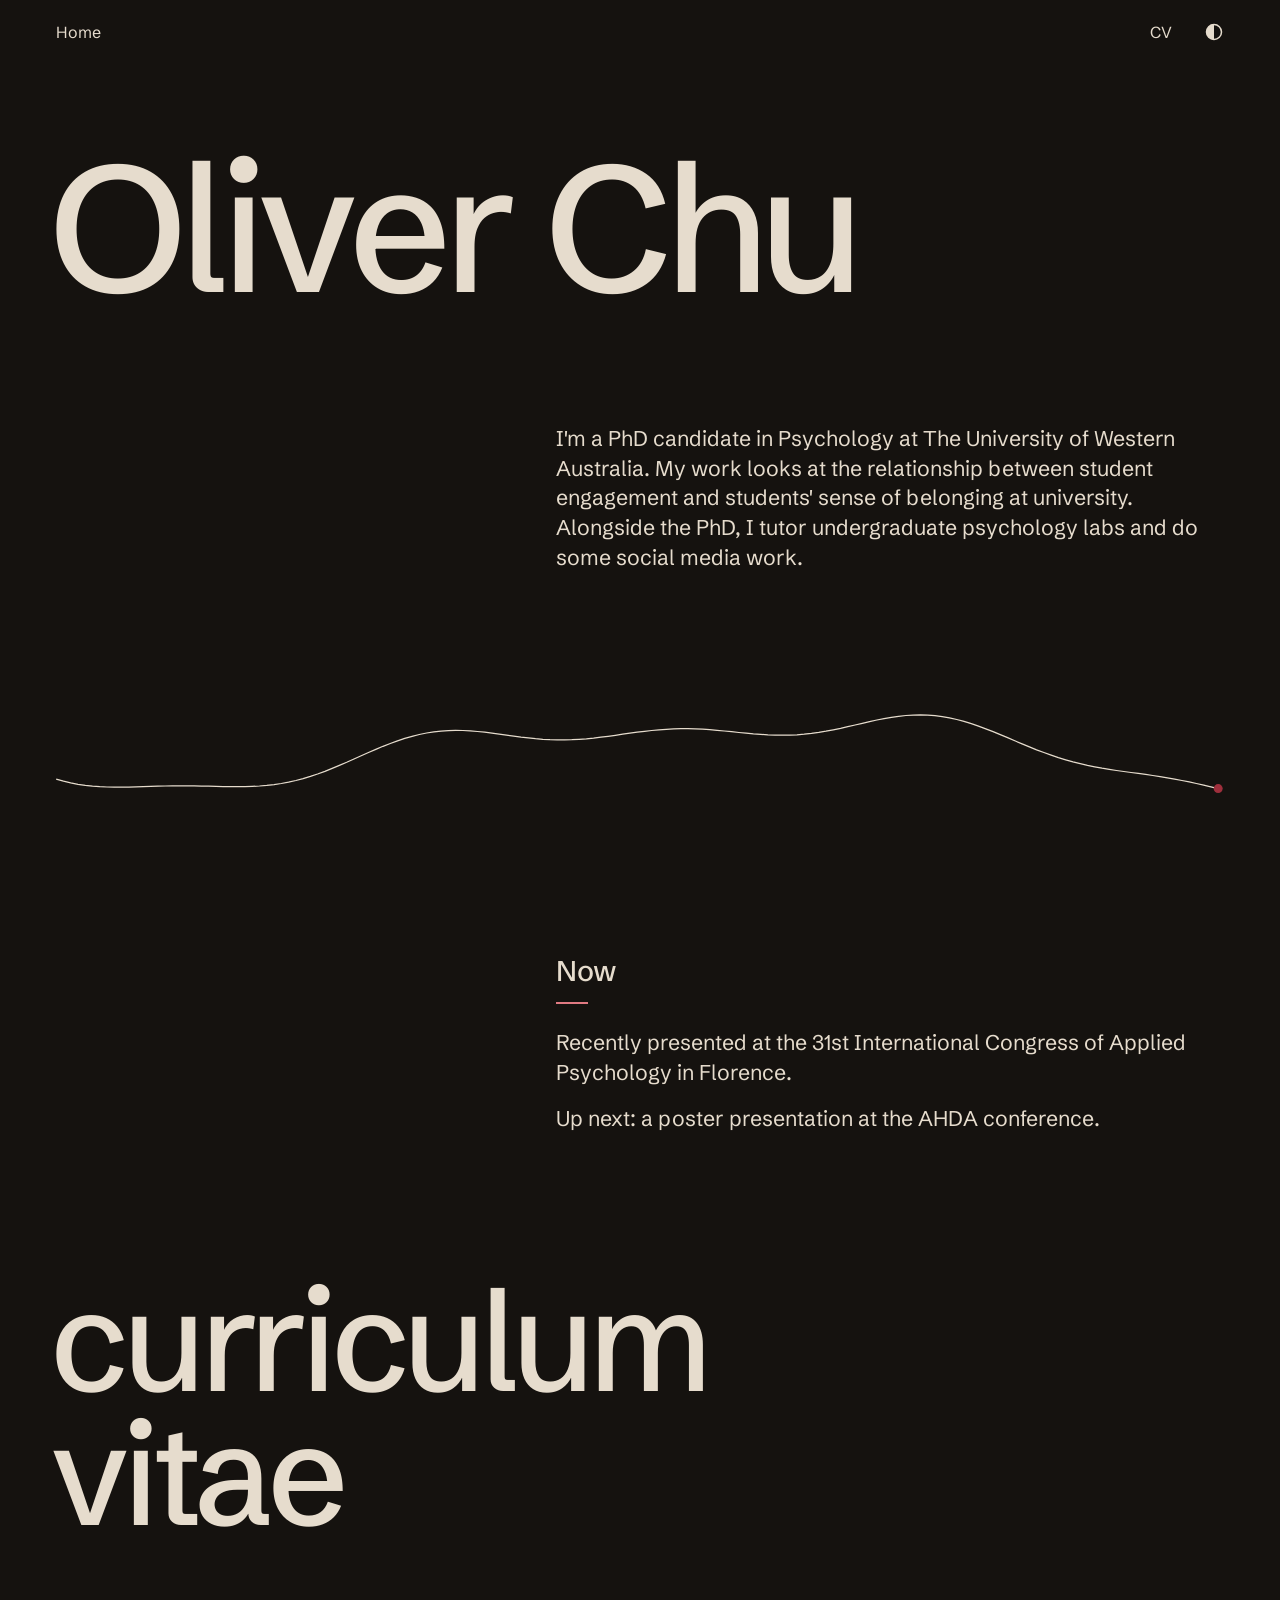
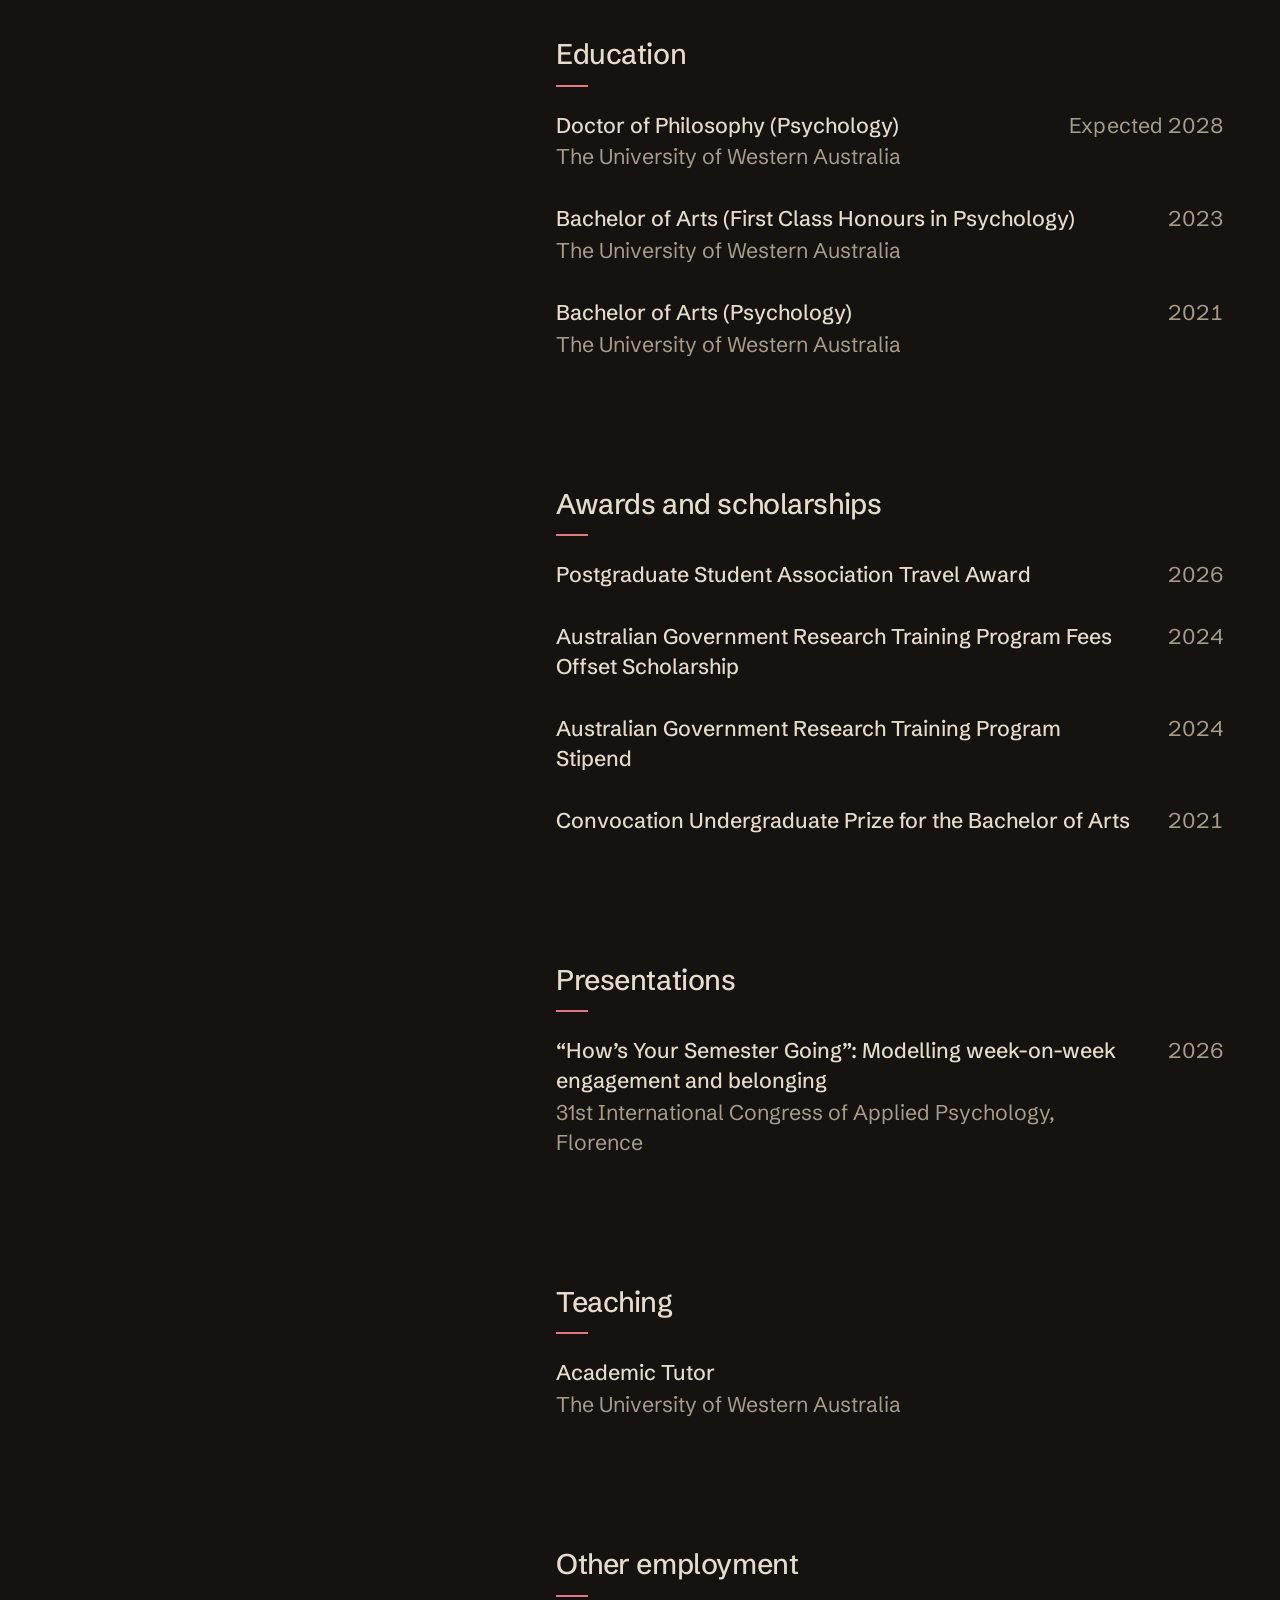
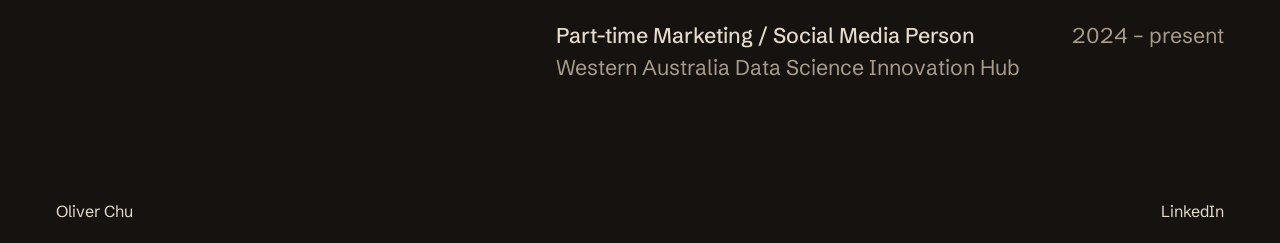
<file: index.html>
<!doctype html>
<html lang="en">
<head>
<meta charset="utf-8">
<meta name="viewport" content="width=device-width, initial-scale=1">
<title>Oliver Chu</title>
<meta name="description" content="Oliver Chu, PhD candidate in psychology at The University of Western Australia, studying how what students do shapes whether they feel they belong.">
<meta property="og:title" content="Oliver Chu">
<meta property="og:description" content="PhD candidate in psychology at The University of Western Australia, researching student engagement and university belonging.">
<meta property="og:type" content="website">
<link rel="icon" href="assets/img/favicon.svg" type="image/svg+xml">
<link rel="preload" href="assets/fonts/schibsted-grotesk-latin-500-normal.woff2" as="font" type="font/woff2" crossorigin>
<link rel="stylesheet" href="assets/css/style.css?v=20261107b">
<script>document.documentElement.classList.add("js")</script>
<!-- Starts in dark mode; a choice made with the header toggle lasts for the rest of the visit -->
<script>var t;try{t=sessionStorage.getItem("theme")}catch(e){}document.documentElement.dataset.theme=t==="light"?"light":"dark"</script>
</head>
<body class="home" id="top">

<header class="site-header">
<a class="site-home" href="index.html" aria-current="page">Home</a>
<nav class="site-nav" aria-label="Main">
<a href="#cv">CV</a>
<button class="theme-toggle" type="button" aria-label="Dark mode" aria-pressed="false" hidden><svg viewBox="0 0 20 20" aria-hidden="true"><circle cx="10" cy="10" r="7.5" fill="none" stroke="currentColor" stroke-width="1.5"/><path d="M10 2.5a7.5 7.5 0 0 1 0 15z" fill="currentColor"/></svg></button>
</nav>
</header>

<main>

<section class="hero">
<h1 class="display">Oliver Chu</h1>
<div class="row">
<div class="col-label"></div>
<div class="col-text lead">
<p>I'm a PhD candidate in Psychology at The University of Western Australia. My work looks at the relationship between student engagement and students' sense of belonging at university. Alongside the PhD, I tutor undergraduate psychology labs and do some social media work.</p>
</div>
<div class="col-space"></div>
</div>
</section>

<section class="section" aria-labelledby="now">
<div class="row">
<h2 class="label col-label" id="now">Now</h2>
<div class="col-text">
<p>Recently presented at the 31st International Congress of Applied Psychology in Florence.</p>
<p>Up next: a poster presentation at the AHDA conference.</p>
</div>
<div class="col-space"></div>
</div>
</section>


<section class="cv-head reveal" id="cv" aria-label="Curriculum vitae">
<h2 class="display display--page">curriculum<br>vitae</h2>
</section>

<section class="section section--tight reveal">
<div class="row">
<h2 class="label col-label">Education</h2>
<ol class="entries col-text" style="flex-grow: 4; max-width: none;">
<li class="entry">
<span class="entry-when">Expected 2028</span>
<div class="entry-body">
<span class="entry-what">Doctor of Philosophy (Psychology)</span>
<span class="entry-where">The University of Western Australia</span>
</div>
</li>
<li class="entry">
<span class="entry-when">2023</span>
<div class="entry-body">
<span class="entry-what">Bachelor of Arts (First Class Honours in Psychology)</span>
<span class="entry-where">The University of Western Australia</span>
</div>
</li>
<li class="entry">
<span class="entry-when">2021</span>
<div class="entry-body">
<span class="entry-what">Bachelor of Arts (Psychology)</span>
<span class="entry-where">The University of Western Australia</span>
</div>
</li>
</ol>
<div class="col-space" style="flex-grow: 1;"></div>
</div>
</section>

<section class="section section--tight reveal">
<div class="row">
<h2 class="label col-label">Awards and scholarships</h2>
<ol class="entries col-text" style="flex-grow: 4; max-width: none;">
<li class="entry">
<span class="entry-when">2026</span>
<div class="entry-body"><span class="entry-what">Postgraduate Student Association Travel Award</span></div>
</li>
<li class="entry">
<span class="entry-when">2024</span>
<div class="entry-body"><span class="entry-what">Australian Government Research Training Program Fees Offset Scholarship</span></div>
</li>
<li class="entry">
<span class="entry-when">2024</span>
<div class="entry-body"><span class="entry-what">Australian Government Research Training Program Stipend</span></div>
</li>
<li class="entry">
<span class="entry-when">2021</span>
<div class="entry-body"><span class="entry-what">Convocation Undergraduate Prize for the Bachelor of Arts</span></div>
</li>
</ol>
<div class="col-space" style="flex-grow: 1;"></div>
</div>
</section>

<section class="section section--tight reveal">
<div class="row">
<h2 class="label col-label">Presentations</h2>
<ol class="entries col-text" style="flex-grow: 4; max-width: none;">
<li class="entry">
<span class="entry-when">2026</span>
<div class="entry-body">
<span class="entry-what">“How’s Your Semester Going”: Modelling week-on-week engagement and belonging</span>
<span class="entry-where">31st International Congress of Applied Psychology, Florence</span>
</div>
</li>
</ol>
<div class="col-space" style="flex-grow: 1;"></div>
</div>
</section>

<section class="section section--tight reveal">
<div class="row">
<h2 class="label col-label">Teaching</h2>
<ol class="entries col-text" style="flex-grow: 4; max-width: none;">
<li class="entry">
<span class="entry-when"></span>
<div class="entry-body">
<span class="entry-what">Academic Tutor</span>
<span class="entry-where">The University of Western Australia</span>
</div>
</li>
</ol>
<div class="col-space" style="flex-grow: 1;"></div>
</div>
</section>

<section class="section section--tight reveal">
<div class="row">
<h2 class="label col-label">Other employment</h2>
<ol class="entries col-text" style="flex-grow: 4; max-width: none;">
<li class="entry">
<span class="entry-when">2024 – present</span>
<div class="entry-body">
<span class="entry-what">Part-time Marketing / Social Media Person</span>
<span class="entry-where">Western Australia Data Science Innovation Hub</span>
</div>
</li>
</ol>
<div class="col-space" style="flex-grow: 1;"></div>
</div>
</section>


</main>

<footer class="site-footer">
<a class="footer-name" href="#top" aria-label="Oliver Chu, back to top">Oliver Chu</a>
<nav class="footer-links" aria-label="Contact">
<a class="footer-email" href="https://www.linkedin.com/in/oliver-chu-8070741a5/" rel="me">LinkedIn</a>
</nav>
<!-- Add your links when ready, e.g. <a href="https://scholar.google.com/...">Google Scholar</a> · <a href="https://orcid.org/...">ORCID</a> -->
</footer>

<script>
(function () {
  var items = document.querySelectorAll(".reveal");
  if (!("IntersectionObserver" in window)) { items.forEach(function (el) { el.classList.add("is-in"); }); return; }
  var io = new IntersectionObserver(function (entries) {
    entries.forEach(function (e) { if (e.isIntersecting) { e.target.classList.add("is-in"); io.unobserve(e.target); } });
  }, { rootMargin: "0px 0px -12% 0px", threshold: 0.08 });
  items.forEach(function (el) { io.observe(el); });
})();
</script>
<script src="assets/js/theme.js?v=20261109" defer></script>
<script src="assets/js/line.js?v=20261107b" defer></script>
<script src="assets/js/dash.js?v=20261107" defer></script>
<script src="assets/js/cursor.js?v=20261107" defer></script>
</body>
</html>
</file>
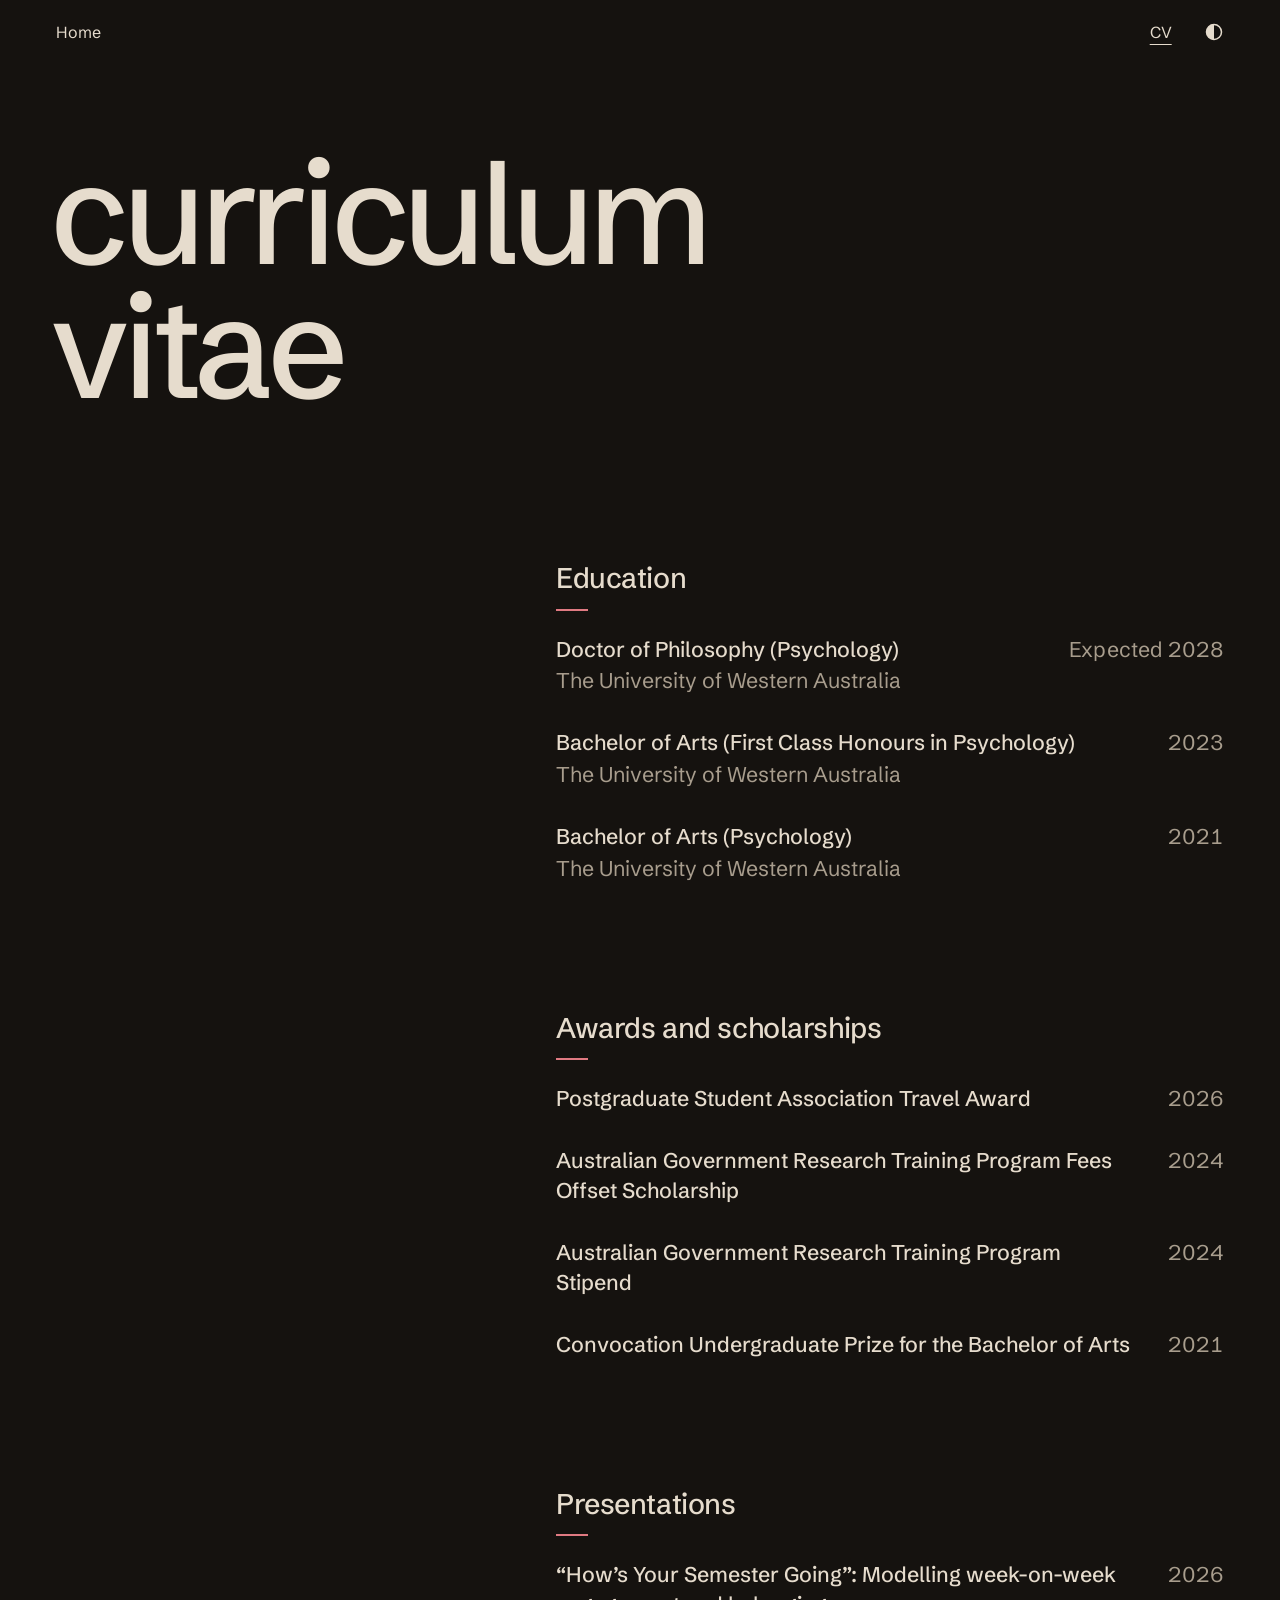
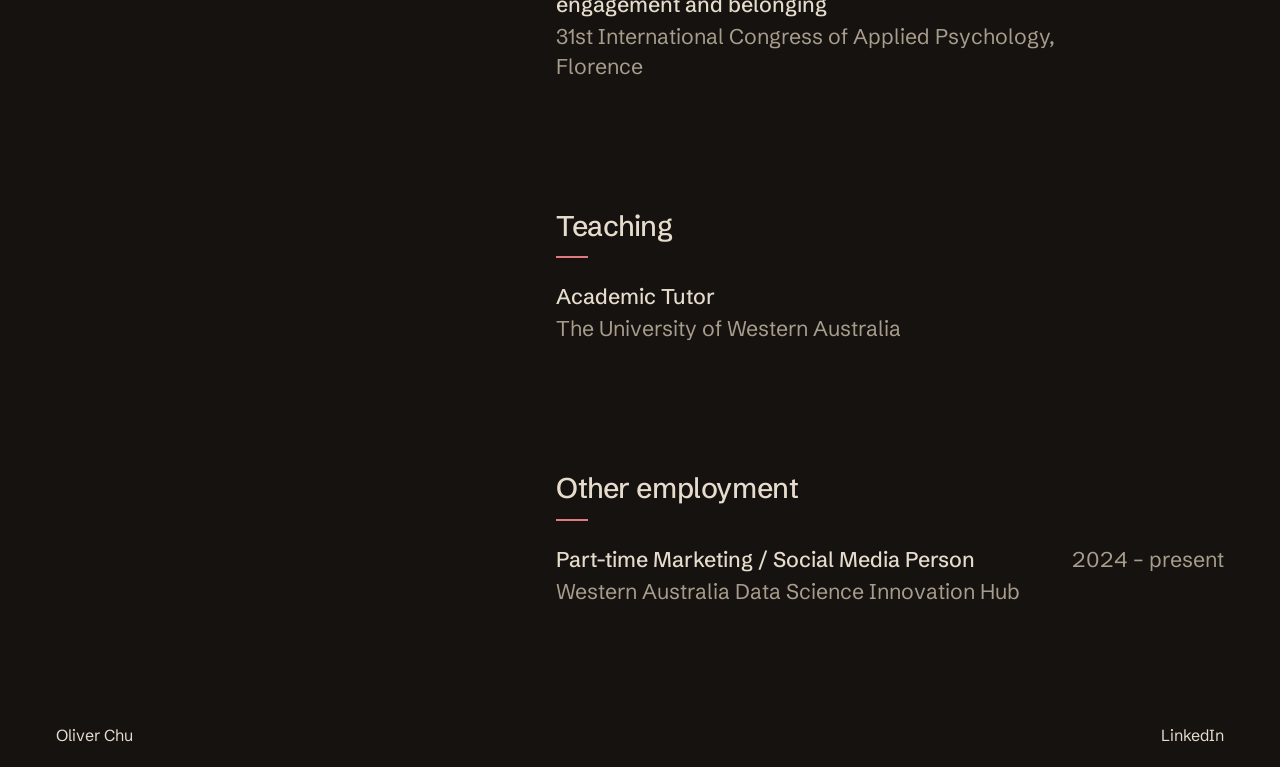
<file: cv.html>
<!doctype html>
<html lang="en">
<head>
<meta charset="utf-8">
<meta name="viewport" content="width=device-width, initial-scale=1">
<title>CV — Oliver Chu</title>
<meta name="description" content="Curriculum vitae of Oliver Chu, PhD candidate in psychology at The University of Western Australia.">
<link rel="icon" href="assets/img/favicon.svg" type="image/svg+xml">
<link rel="preload" href="assets/fonts/schibsted-grotesk-latin-500-normal.woff2" as="font" type="font/woff2" crossorigin>
<link rel="stylesheet" href="assets/css/style.css?v=20261107b">
<script>document.documentElement.classList.add("js")</script>
<!-- Starts in dark mode; a choice made with the header toggle lasts for the rest of the visit -->
<script>var t;try{t=sessionStorage.getItem("theme")}catch(e){}document.documentElement.dataset.theme=t==="light"?"light":"dark"</script>
</head>
<body>

<header class="site-header">
<a class="site-home" href="index.html">Home</a>
<nav class="site-nav" aria-label="Main">
<a href="cv.html" aria-current="page">CV</a>
<button class="theme-toggle" type="button" aria-label="Dark mode" aria-pressed="false" hidden><svg viewBox="0 0 20 20" aria-hidden="true"><circle cx="10" cy="10" r="7.5" fill="none" stroke="currentColor" stroke-width="1.5"/><path d="M10 2.5a7.5 7.5 0 0 1 0 15z" fill="currentColor"/></svg></button>
</nav>
</header>

<main>

<section class="hero" style="gap: 32px;">
<h1 class="display display--page">curriculum<br>vitae</h1>
</section>

<!-- To add an entry, copy one <li class="entry"> block and edit it. To add a section, copy a whole <section>. -->

<section class="section section--tight">
<div class="row">
<h2 class="label col-label">Education</h2>
<ol class="entries col-text" style="flex-grow: 4; max-width: none;">
<li class="entry">
<span class="entry-when">Expected 2028</span>
<div class="entry-body">
<span class="entry-what">Doctor of Philosophy (Psychology)</span>
<span class="entry-where">The University of Western Australia</span>
</div>
</li>
<li class="entry">
<span class="entry-when">2023</span>
<div class="entry-body">
<span class="entry-what">Bachelor of Arts (First Class Honours in Psychology)</span>
<span class="entry-where">The University of Western Australia</span>
</div>
</li>
<li class="entry">
<span class="entry-when">2021</span>
<div class="entry-body">
<span class="entry-what">Bachelor of Arts (Psychology)</span>
<span class="entry-where">The University of Western Australia</span>
</div>
</li>
</ol>
<div class="col-space" style="flex-grow: 1;"></div>
</div>
</section>

<section class="section section--tight">
<div class="row">
<h2 class="label col-label">Awards and scholarships</h2>
<ol class="entries col-text" style="flex-grow: 4; max-width: none;">
<li class="entry">
<span class="entry-when">2026</span>
<div class="entry-body"><span class="entry-what">Postgraduate Student Association Travel Award</span></div>
</li>
<li class="entry">
<span class="entry-when">2024</span>
<div class="entry-body"><span class="entry-what">Australian Government Research Training Program Fees Offset Scholarship</span></div>
</li>
<li class="entry">
<span class="entry-when">2024</span>
<div class="entry-body"><span class="entry-what">Australian Government Research Training Program Stipend</span></div>
</li>
<li class="entry">
<span class="entry-when">2021</span>
<div class="entry-body"><span class="entry-what">Convocation Undergraduate Prize for the Bachelor of Arts</span></div>
</li>
</ol>
<div class="col-space" style="flex-grow: 1;"></div>
</div>
</section>

<section class="section section--tight">
<div class="row">
<h2 class="label col-label">Presentations</h2>
<ol class="entries col-text" style="flex-grow: 4; max-width: none;">
<li class="entry">
<span class="entry-when">2026</span>
<div class="entry-body">
<span class="entry-what">“How’s Your Semester Going”: Modelling week-on-week engagement and belonging</span>
<span class="entry-where">31st International Congress of Applied Psychology, Florence</span>
</div>
</li>
</ol>
<div class="col-space" style="flex-grow: 1;"></div>
</div>
</section>

<section class="section section--tight">
<div class="row">
<h2 class="label col-label">Teaching</h2>
<ol class="entries col-text" style="flex-grow: 4; max-width: none;">
<li class="entry">
<span class="entry-when"></span>
<div class="entry-body">
<span class="entry-what">Academic Tutor</span>
<span class="entry-where">The University of Western Australia</span>
</div>
</li>
</ol>
<div class="col-space" style="flex-grow: 1;"></div>
</div>
</section>

<section class="section section--tight">
<div class="row">
<h2 class="label col-label">Other employment</h2>
<ol class="entries col-text" style="flex-grow: 4; max-width: none;">
<li class="entry">
<span class="entry-when">2024 – present</span>
<div class="entry-body">
<span class="entry-what">Part-time Marketing / Social Media Person</span>
<span class="entry-where">Western Australia Data Science Innovation Hub</span>
</div>
</li>
</ol>
<div class="col-space" style="flex-grow: 1;"></div>
</div>
</section>

</main>

<footer class="site-footer">
<a class="footer-name" href="index.html" aria-label="Oliver Chu, home">Oliver Chu</a>
<nav class="footer-links" aria-label="Contact">
<a class="footer-email" href="https://www.linkedin.com/in/oliver-chu-8070741a5/" rel="me">LinkedIn</a>
</nav>
<!-- Add your links when ready, e.g. <a href="https://scholar.google.com/...">Google Scholar</a> · <a href="https://orcid.org/...">ORCID</a> -->
</footer>

<script src="assets/js/theme.js?v=20261109" defer></script>
<script src="assets/js/dash.js?v=20261107" defer></script>
<script src="assets/js/cursor.js?v=20261107" defer></script>
</body>
</html>
</file>
<file: assets/css/style.css>
/* Oliver Chu — site styles */

@font-face { font-family: "Schibsted Grotesk"; font-weight: 400; font-style: normal; font-display: swap; src: url("../fonts/schibsted-grotesk-latin-400-normal.woff2") format("woff2"); }
@font-face { font-family: "Schibsted Grotesk"; font-weight: 500; font-style: normal; font-display: swap; src: url("../fonts/schibsted-grotesk-latin-500-normal.woff2") format("woff2"); }
@font-face { font-family: "Schibsted Grotesk"; font-weight: 600; font-style: normal; font-display: swap; src: url("../fonts/schibsted-grotesk-latin-600-normal.woff2") format("woff2"); }

:root {
  --paper: #f1ebe0;
  --ink: #1b1714;
  --muted: #5e554b;
  --line: #d5ccbd;
  --accent: #9e2f3c;
  --font: "Schibsted Grotesk", "Helvetica Neue", Helvetica, Arial, sans-serif;
  --gutter: clamp(20px, 4.4vw, 64px);

  /* Type scale: Perfect Fourth (1.333) from a 16px base.
     -1 = 12px   0 = 16px   1 = 21.33px   7 = 159.8px   8 = 213px */
  --step--1: 0.75rem;
  --step-0: 1rem;
  --step-1: 1.333rem;
  --step-2: 1.777rem;
  --step-7: 9.989rem;
  --step-8: 13.315rem;

  /* Measure: body text kept to roughly 45–75 characters per line */
  --measure: 38em;
  --measure-lead: 30em;

  /* Layout: which of the 12 columns the text starts in, on screens 1024px and wider (phones stay one column).
     --bio-start moves the bio under the name; --text-start moves the section labels and their text.
     Both run to the right margin, so a smaller number gives a wider block. */
  --bio-start: 6;
  --text-start: 6;

  --dot: #9e2f3c; /* the cursor dot stays maroon in both modes */
  color-scheme: light;
}

/* Dark mode: the Study 2 poster colours. Follows the system setting unless the reader picks one with
   the header toggle, which sets data-theme on <html>. Links turn rose, since maroon is too dim on the dark ground. */
:root[data-theme="dark"] {
  --paper: #15120f;
  --ink: #e6dccd;
  --muted: #a89d8d;
  --line: #3a332c;
  --accent: #e07a82;
  color-scheme: dark;
}
@media (prefers-color-scheme: dark) {
  :root:not([data-theme="light"]) {
    --paper: #15120f;
    --ink: #e6dccd;
    --muted: #a89d8d;
    --line: #3a332c;
    --accent: #e07a82;
    color-scheme: dark;
  }
}

*, *::before, *::after { box-sizing: border-box; }

html { -webkit-text-size-adjust: 100%; }

body {
  margin: 0;
  background: var(--paper);
  color: var(--ink);
  font-family: var(--font);
  font-size: var(--step-0);
  line-height: 1.5;
  -webkit-font-smoothing: antialiased;
}

a { color: var(--ink); text-underline-offset: 4px; }
a:hover { color: var(--accent); }
a:focus-visible { outline: 2px solid var(--accent); outline-offset: 2px; }

img { display: block; max-width: 100%; }

/* Section titles: real type on the scale, sentence case, no tracking */
.label {
  margin: 0;
  font-size: var(--step-2);
  line-height: 1.15;
  font-weight: 500;
  letter-spacing: -0.015em;
}

/* A short dash under each section title: maroon, or rose in dark mode */
.label::after { content: ""; display: block; width: 32px; height: 2px; margin-top: 14px; background: var(--accent); }
/* It draws in from the left as it reaches the screen (assets/js/dash.js). Without JavaScript it's simply there. */
.js .label::after { transform: scaleX(0); transform-origin: left; transition: transform 0.8s cubic-bezier(0.65, 0, 0.2, 1); }
.js .label.dash-in::after { transform: scaleX(1); }
@media print { .js .label::after { transform: none; } }

.meta { font-size: var(--step--1); line-height: 1.4; color: var(--muted); }
.entry-when, .poster .meta span:first-child { font-variant-numeric: tabular-nums; }

/* Header and footer */
.site-header {
  padding: 0 var(--gutter);
  display: flex;
  flex-wrap: wrap;
  justify-content: space-between;
  align-items: center;
  gap: 8px 32px;
}
.site-header a {
  display: inline-flex;
  align-items: center;
  min-height: 64px;
  text-decoration: none;
}
.site-home { font-size: var(--step-0); }
.site-nav { display: flex; gap: 0 32px; }
.site-nav a { font-size: var(--step-0); font-weight: 400; }
.site-nav a[aria-current="page"] { text-decoration: underline; text-underline-offset: 6px; }
/* Light / Dark toggle: a half-filled circle in the nav, the same height as the links.
   Pressed (dark) turns the filled half to the other side, a short half-turn that skips with reduced motion. */
.theme-toggle { display: inline-flex; align-items: center; justify-content: center; min-height: 64px; min-width: 44px; margin: 0 -12px; padding: 0; border: 0; background: none; color: var(--ink); }
.theme-toggle svg { width: 20px; height: 20px; transition: transform 0.4s ease; }
.theme-toggle[aria-pressed="true"] svg { transform: rotate(180deg); }
@media (prefers-reduced-motion: reduce) { .theme-toggle svg { transition: none; } }
.theme-toggle:hover { color: var(--accent); }
.theme-toggle:focus-visible { outline: 2px solid var(--accent); outline-offset: 2px; }
.theme-toggle[hidden] { display: none; }

.site-footer {
  padding: 32px var(--gutter) 48px;
  display: flex;
  flex-wrap: wrap;
  justify-content: space-between;
  gap: 16px 48px;
}

main { padding: 0 var(--gutter); }

/* Big type */
.display {
  margin: 0;
  font-size: clamp(4rem, 14vw, var(--step-8));
  line-height: 0.9;
  font-weight: 500;
  letter-spacing: -0.045em;
  /* Optical alignment: the first letter's built-in side space (about 0.042em on O and c) is pulled back,
     so the visible edge of the letter sits on the page margin like everything below it */
  margin-left: -0.042em;
}
.display--page { font-size: clamp(3.5rem, 11vw, var(--step-7)); line-height: 0.95; }

/* Sections and the label / text / space row.
   Opening section: more air above the name and between the name and the bio (Draft 2, 1440px: 96 / 128 / 128) */
.hero { padding: clamp(64px, 6.5vw, 96px) 0 clamp(96px, 9vw, 128px); display: flex; flex-direction: column; gap: clamp(48px, 9vw, 128px); }
/* No lines across the page: spacing separates the sections, and the moving line sits above Now */
.section { padding: 32px 0 clamp(56px, 6vw, 88px); display: flex; flex-direction: column; gap: 48px; }
.section--tight { padding-bottom: 96px; }

/* Moving line above Now (assets/js/line.js): fine enough to read as a rule, with the cursor's maroon dot on its end */
.moving-line { display: block; width: 100%; height: 120px; overflow: visible; }
.moving-line path { fill: none; stroke: var(--ink); stroke-width: 1.25; stroke-dasharray: 1; stroke-dashoffset: 1; transition: stroke-dashoffset 2.4s cubic-bezier(0.65, 0, 0.2, 1); }
.moving-line circle { fill: var(--dot); opacity: 0; transition: opacity 0.4s 2.2s; }
.moving-line.is-in path { stroke-dashoffset: 0; }
.moving-line.is-in circle { opacity: 1; }
@media (prefers-reduced-motion: reduce) { .moving-line path, .moving-line circle { transition: none; } }

.row { display: flex; flex-wrap: wrap; gap: 24px 32px; }
.row > .col-label { flex: 1 1 180px; }
.row > .col-text { flex: 3 1 480px; max-width: 30em; font-size: var(--step-1); line-height: 1.4; }
.hero-intro { display: flex; justify-content: center; }
.hero-intro .lead { margin: 0; }
.lead, .row > .col-text.lead { font-size: var(--step-1); line-height: 1.4; max-width: var(--measure-lead); }
.row > .col-space { flex: 2 1 0; min-width: 0; }
.col-text p { margin: 0; }
.col-text > * + *, .col-text > p + p { margin-top: 16px; }

.link-label {
  display: inline-flex;
  align-items: center;
  min-height: 44px;
  font-size: var(--step-1);
  font-weight: 400;
}

/* Poster row */
.posters { display: flex; flex-wrap: wrap; gap: 64px 32px; align-items: flex-start; }
.poster { flex: 1 1 280px; margin: 0; display: flex; flex-direction: column; gap: 16px; }
.poster img { width: 100%; height: auto; aspect-ratio: 840 / 1188; object-fit: cover; }
/* Dark mode: a hairline edge so the dark Study 2 poster doesn't merge into the page, and posters dimmed
   slightly so the cream one doesn't glare; each lights up fully on hover or focus. */
:root[data-theme="dark"] .poster img { box-shadow: 0 0 0 1px var(--line); filter: brightness(0.86); transition: filter 0.3s ease; }
:root[data-theme="dark"] .poster-open:is(:hover, :focus-visible) img { filter: none; }
@media (prefers-color-scheme: dark) {
  :root:not([data-theme="light"]) .poster img { box-shadow: 0 0 0 1px var(--line); filter: brightness(0.86); transition: filter 0.3s ease; }
  :root:not([data-theme="light"]) .poster-open:is(:hover, :focus-visible) img { filter: none; }
}
@media (prefers-reduced-motion: reduce) { .poster img { transition: none; } }
.poster figcaption { display: flex; flex-direction: column; gap: 8px; }
.poster .meta { display: flex; gap: 16px; font-size: var(--step-0); }
.poster-title { font-weight: 600; font-size: var(--step-1); line-height: 1.3; }

/* Poster viewer: a poster opens full-screen near its native size, so the print-sized text can be read.
   Plain paper ground, square corners, no shadow or animation. Close sits in the header's 64px row. */
.poster-open { display: block; cursor: zoom-in; }
.poster-open:focus-visible { outline: 2px solid var(--accent); outline-offset: 4px; }
.viewer { width: 100vw; height: 100dvh; max-width: none; max-height: none; margin: 0; padding: 64px 0 0; border: 0; background: var(--paper); overflow: auto; }
.viewer::backdrop { background: var(--paper); }
html:has(.viewer[open]) { overflow: hidden; }
.viewer-close { position: fixed; top: 0; right: 0; min-height: 64px; padding: 0 var(--gutter); border: 0; background: var(--paper); color: var(--ink); font: inherit; font-size: var(--step-0); cursor: pointer; }
.viewer-close:hover { color: var(--accent); }
.viewer-close:focus-visible { outline: 2px solid var(--accent); outline-offset: -4px; }
.viewer-img {
  display: block;
  margin: 0 auto;
  height: auto;
  cursor: zoom-out;
  /* Fill the screen up to the file's native 1680px; never below 1000px, so phones pan sideways instead of shrinking the text */
  width: clamp(1000px, 100%, 1680px);
  max-width: none;
}

/* CV entries */
.entries { margin: 0; padding: 0; list-style: none; display: flex; flex-direction: column; gap: 32px; }
.entry { display: flex; flex-wrap: wrap; gap: 4px 32px; }
.entry-when { flex: 0 0 220px; font-size: var(--step-1); line-height: 1.4; color: var(--muted); }
.entry-body { flex: 1 1 360px; max-width: 30em; font-size: var(--step-1); line-height: 1.4; display: flex; flex-direction: column; gap: 2px; }
.entry-what { font-weight: 500; }
.entry-where { color: var(--muted); }
.entry-notes { margin: 16px 0 0; font-size: var(--step-1); line-height: 1.4; display: grid; grid-template-columns: 150px minmax(0, 1fr); gap: 8px 24px; }
.entry-notes dt { color: var(--muted); }
.entry-notes dd { margin: 0; }

@media (max-width: 640px) {
  .hero { padding-bottom: 96px; }
  .entry-notes { grid-template-columns: 1fr; gap: 0 0; }
  .entry-notes dd { margin-bottom: 8px; }
}
.entries.col-text > * + * { margin-top: 0; }

/* Supervisors side by side; when there isn't room, the second name drops to the next line.
   A name only breaks between words if it can't fit on a line by itself (the narrow column near 1076px). */
.entry-notes dd.pair { display: flex; flex-wrap: wrap; gap: 0 24px; }
.entry-notes dd.pair > span { min-width: 0; }

/* One-page CV: the CV follows Now and each section fades in once as it arrives */
html { scroll-behavior: smooth; }
#cv { scroll-margin-top: 0; }
.cv-head { padding: clamp(48px, 5vw, 72px) 0 64px; }
.js .reveal { opacity: 0; transform: translateY(28px); transition: opacity 0.8s ease, transform 0.8s cubic-bezier(0.2, 0.7, 0.2, 1); }
.js .reveal.is-in { opacity: 1; transform: none; }
@media (prefers-reduced-motion: reduce) {
  html { scroll-behavior: auto; }
  .js .reveal { opacity: 1; transform: none; transition: none; }
}
@media print { .js .reveal { opacity: 1; transform: none; } }

/* Footer mirrors the header: the name at the same size as Home and CV */
.site-footer { margin: 0; padding: 0 var(--gutter); min-height: 64px; display: flex; align-items: center; }
.footer-name { font-size: var(--step-0); text-decoration: none; color: var(--ink); display: inline-flex; align-items: center; min-height: 64px; }
.footer-name:hover { color: var(--accent); }
/* Contact link (LinkedIn) on the right of the footer, mirroring CV in the header; same 16px */
.footer-email { font-size: var(--step-0); text-decoration: none; color: var(--ink); display: inline-flex; align-items: center; gap: 8px; min-height: 64px; }
.footer-email:hover { color: var(--accent); }
.footer-links { display: flex; flex-wrap: wrap; gap: 0 32px; }
@media (max-width: 480px) { .footer-email, .footer-name { min-height: 48px; } .site-footer { padding-block: 8px; row-gap: 0; } }

/* Wide screens: a 12-column grid. All text starts at column 6, running to the right margin (Draft 2), capped at a
   readable line length on very wide screens. Each label sits directly above its text on that same column, so the
   eye moves down the page and never has to jump across it.
   The type grows gently past 1440px so lines stay a comfortable length instead of leaving the right side empty. */
@media (min-width: 1024px) {
  .row { display: grid; grid-template-columns: repeat(12, minmax(0, 1fr)); column-gap: 32px; row-gap: 24px; }
  /* Start columns come from --bio-start and --text-start in :root (6 if unset) */
  .row > .col-label { grid-column: var(--text-start, 6) / 13; }
  .hero .row > .col-label { display: none; }
  .row > .col-text { grid-column: var(--text-start, 6) / 13; max-width: var(--measure); }
  .row > .col-text.entries { grid-column: var(--text-start, 6) / 13; max-width: none; }
  .hero .row > .col-text.lead { grid-column: var(--bio-start, 6) / 13; }
  .lead, .row > .col-text.lead { max-width: var(--measure); }
  .row > .col-space { display: none; }
  /* CV entries: titles start on the same column as the bio, and dates sit flush with the right margin */
  .entry { flex-wrap: nowrap; justify-content: space-between; }
  .entry-when { order: 2; flex: 0 0 auto; text-align: right; }
  .entry-body { order: 1; flex: 0 1 var(--measure); max-width: var(--measure); }
}
@media (min-width: 1440px) {
  html { font-size: min(20px, calc(16px + (100vw - 1440px) * 0.007)); }
}

/* Fallback cursor (no script, or touch laptops): a small maroon (accent) dot; over anything clickable a larger one.
   A thin paper ring keeps both visible on the dark Study 2 poster. */
html { cursor: url("data:image/svg+xml,%3Csvg xmlns='http://www.w3.org/2000/svg' width='16' height='16'%3E%3Ccircle cx='8' cy='8' r='4.5' fill='%239e2f3c' stroke='%23f1ebe0' stroke-width='1.5'/%3E%3C/svg%3E") 8 8, auto; }
a, button, .poster-open, .viewer-img, .viewer-close { cursor: url("data:image/svg+xml,%3Csvg xmlns='http://www.w3.org/2000/svg' width='24' height='24'%3E%3Ccircle cx='12' cy='12' r='8' fill='%239e2f3c' stroke='%23f1ebe0' stroke-width='1.5'/%3E%3C/svg%3E") 12 12, pointer; }

/* Main cursor (assets/js/cursor.js): a maroon dot on the pointer and a hollow ring trailing a beat behind.
   The script adds .has-cursor, which hides the system cursor. The ring is white with a difference blend,
   so it inverts what's under it: dark on paper, light on the dark ground and posters, in either mode. */
.has-cursor, .has-cursor * { cursor: none !important; }
.cursor-ring, .cursor-dot { position: fixed; left: 0; top: 0; z-index: 2147483647; pointer-events: none; border-radius: 50%; opacity: 0; transition: opacity 0.2s; will-change: transform; }
.cursor-ring { width: 28px; height: 28px; margin: -14px 0 0 -14px; border: 1.5px solid #fff; mix-blend-mode: difference; }
.cursor-dot { width: 9px; height: 9px; margin: -4.5px 0 0 -4.5px; background: var(--dot); }
</file>
